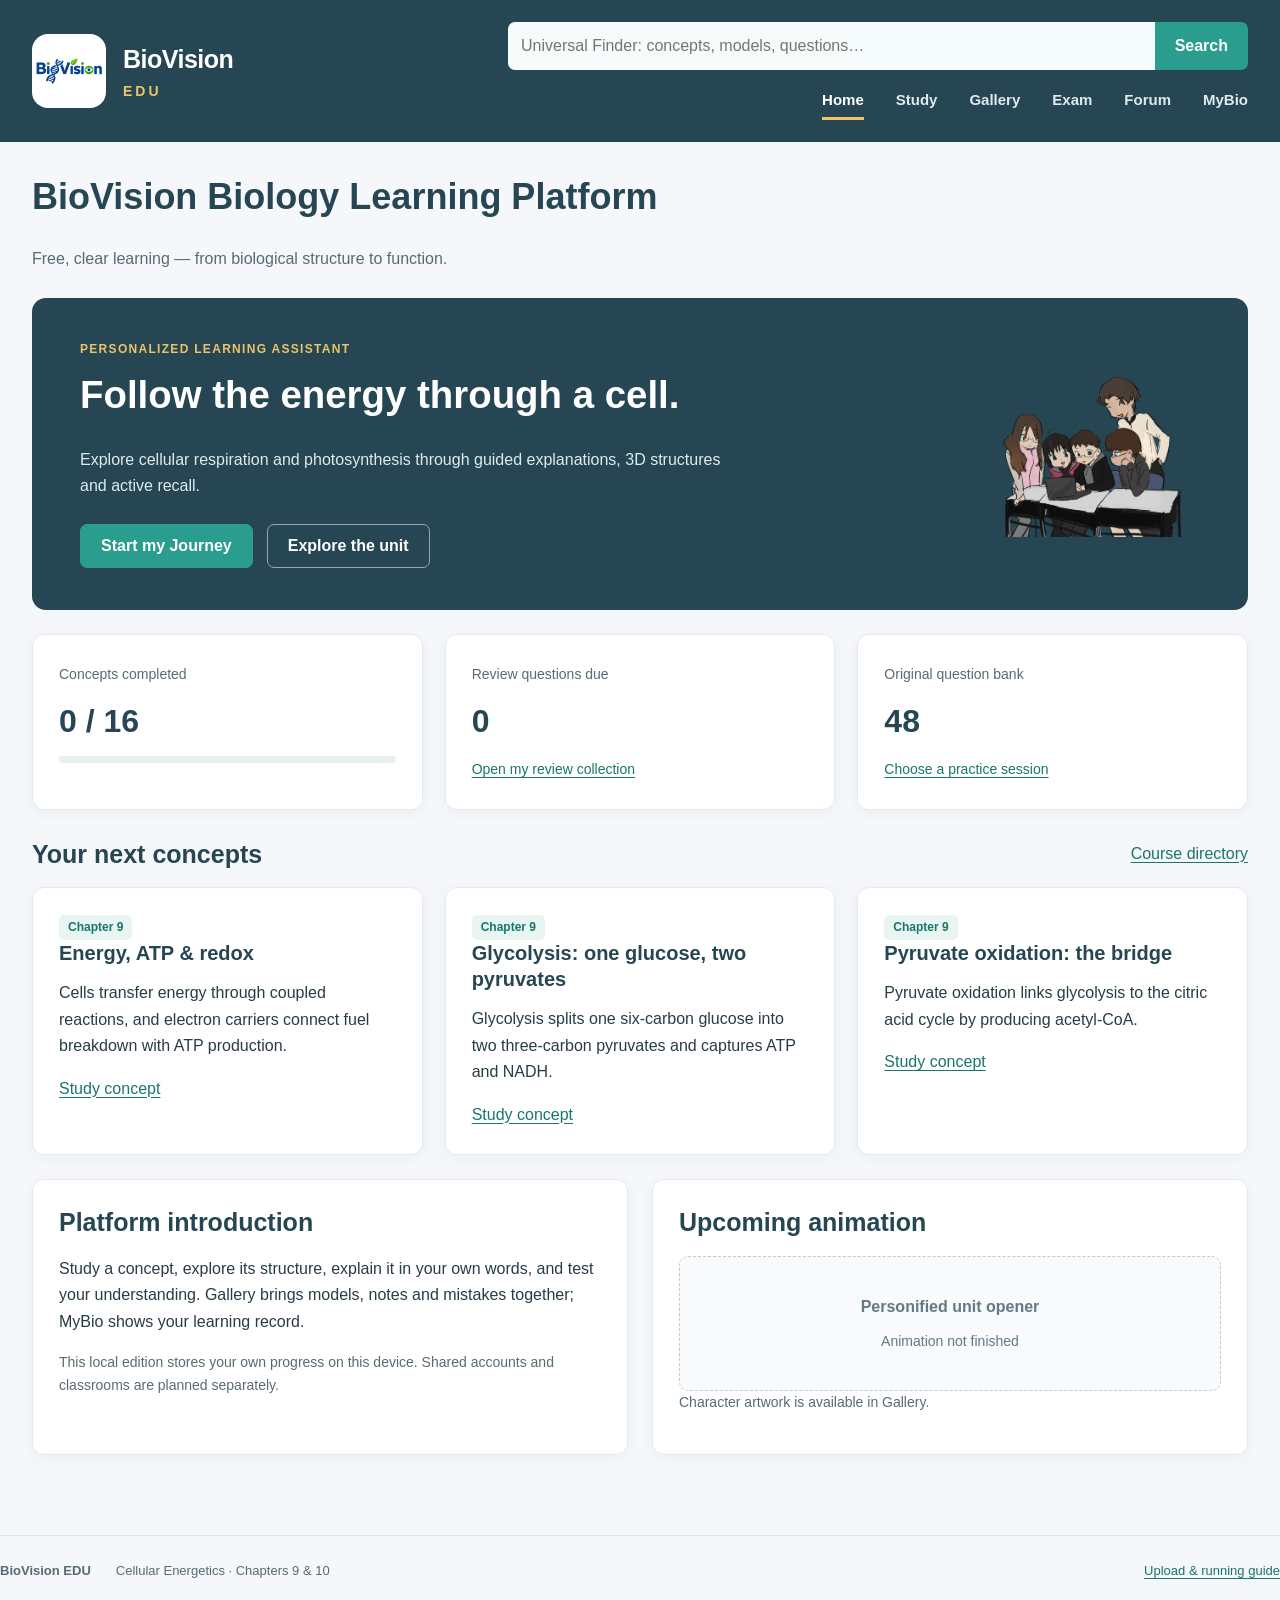
<file: index.html>
<!doctype html><html lang="en"><head><meta charset="utf-8"><meta name="viewport" content="width=device-width,initial-scale=1"><title>BioVision EDU · Cellular Energetics</title><meta name="description" content="Learn cellular respiration and photosynthesis through guided concepts, interactive 3D schematics, quizzes, and review."><link rel="icon" href="assets/images/logo.png"><link rel="stylesheet" href="style.css"></head>
<body><a class="skip-link" href="#main">Skip to content</a>
<header class="site-header"><a class="brand" href="#home"><img src="assets/images/logo.png" alt=""><span>BioVision <b>EDU</b></span></a><div class="main-nav"><form class="search-wrapper" id="search-form" role="search"><label class="sr-only" for="search-input">Find a concept, model, or question</label><input id="search-input" type="search" placeholder="Universal Finder: concepts, models, questions…" autocomplete="off"><button type="submit" aria-label="Search">Search</button></form><nav class="nav-links" aria-label="Main navigation"><a href="#home" data-page="home">Home</a><a href="#study/energy" data-page="study">Study</a><a href="#gallery" data-page="gallery">Gallery</a><a href="#exam" data-page="exam">Exam</a><a href="#forum" data-page="forum">Forum</a><a href="#mybio" data-page="mybio">MyBio</a></nav></div></header>
<main id="main" class="content" tabindex="-1"><div id="storage-warning" class="notice" hidden>Saving is unavailable in this browser. You can still study; export a progress backup before closing.</div><section id="home" class="page-content"></section><section id="study" class="page-content"></section><section id="gallery" class="page-content"></section><section id="exam" class="page-content"></section><section id="forum" class="page-content"></section><section id="mybio" class="page-content"></section></main>
<footer><strong>BioVision EDU</strong><span>Cellular Energetics · Chapters 9 &amp; 10</span><a href="docs/GITHUB_UPLOAD_CN.md">Upload &amp; running guide</a></footer>
<dialog id="search-dialog"><div class="dialog-head"><h2>Universal Finder</h2><button data-close="search-dialog" aria-label="Close search">Close</button></div><div id="search-results"></div></dialog>
<dialog id="term-dialog"><div class="dialog-head"><h2 id="term-title"></h2><button data-close="term-dialog" aria-label="Close definition">Close</button></div><p id="term-definition"></p><a id="term-link" class="btn" href="#study/energy">Study this concept</a></dialog>
<dialog id="model-dialog" class="wide-dialog"><div class="dialog-head"><h2 id="model-title">3D model</h2><button data-close="model-dialog" aria-label="Close model">Close</button></div><div id="modal-model-content"></div></dialog>
<dialog id="profile-dialog"><div class="dialog-head"><h2>Start my Journey</h2><button data-close="profile-dialog" aria-label="Close profile setup">Close</button></div><form id="profile-form"><label for="profile-name">Your display name</label><input id="profile-name" maxlength="60" value="Learner" required><p class="muted">Progress and notes stay on this device. No sign-up is needed.</p><button type="submit" class="btn">Continue learning</button></form><details><summary>Educator</summary><p>Classroom management and teacher verification are reserved for a future connected version.</p></details></dialog>
<div id="toast" class="toast" role="status" aria-live="polite"></div>
<noscript><p class="notice">Enable JavaScript to use the lessons, 3D models and interactive quizzes.</p></noscript>
<script src="data/curriculum.js"></script><script src="assets/models/model-data.js"></script><script src="vendor/three.min.js"></script><script src="viewer.js"></script><script src="learning.js"></script><script src="script.js"></script>
</body></html>
</file>
<file: style.css>
/* BioVision's supplied teal/navy interface, rebuilt for a functional local unit. */
:root{--primary:#2a9d8f;--primary-dark:#18766c;--secondary:#264653;--accent:#e9c46a;--danger:#b44736;--ink:#263d46;--muted:#586b73;--line:#dce6e9;--page:#f5f7fa;--radius:12px;--shadow:0 3px 16px #2646530b}
*{box-sizing:border-box}html{scroll-behavior:smooth}body{margin:0;color:var(--ink);background:var(--page);font:16px/1.65 "Segoe UI",Helvetica,Arial,sans-serif}h1,h2,h3,h4{color:var(--secondary);line-height:1.3;margin:0 0 .7em}h1{font-size:clamp(27px,3vw,36px)}h2{font-size:25px}h3{font-size:20px}h4{font-size:17px}p{margin:0 0 1em}a{color:var(--primary-dark);text-underline-offset:3px}a:hover{color:var(--secondary)}button,input,textarea,select{font:inherit}button{cursor:pointer}button:disabled{cursor:default;opacity:.55}button,a,input,textarea,select,summary{outline-offset:4px}button:focus-visible,a:focus-visible,input:focus-visible,textarea:focus-visible,select:focus-visible,summary:focus-visible,canvas:focus-visible{outline:3px solid var(--accent)}img,video{max-width:100%;height:auto}img{display:block}video{display:block;width:100%;background:#142d36;border-radius:9px;max-height:420px}input:not([type=radio]):not([type=checkbox]):not([type=file]),textarea,select{width:100%;padding:11px 13px;border:1px solid #bbcdd3;background:#fff;color:var(--ink);border-radius:7px;min-width:0}textarea{resize:vertical;display:block}label:not(.answer-option):not(.upload-label){display:block;font-weight:600;margin-bottom:6px}form>label:not(:first-child){margin-top:14px}form>button{margin-top:16px}fieldset{margin:0 0 18px;border:0;padding:0;min-width:0}[hidden]{display:none!important}.sr-only{position:absolute;width:1px;height:1px;overflow:hidden;clip:rect(0,0,0,0);white-space:nowrap}.skip-link{position:absolute;top:-80px;left:16px;z-index:20;background:#fff;padding:12px}.skip-link:focus{top:10px}
.site-header{background:var(--secondary);color:#fff;display:flex;gap:48px;align-items:center;padding:21px max(32px,calc((100vw - 1440px)/2));min-height:142px}.brand{display:flex;gap:17px;align-items:center;color:white;text-decoration:none;flex-shrink:0}.brand:hover{color:white}.brand img{width:74px;height:74px;object-fit:contain;border-radius:16px;background:#fff}.brand span{font-size:25px;font-weight:700;letter-spacing:-.5px}.brand b{font-size:14px;display:block;color:var(--accent);letter-spacing:3px}.main-nav{flex:1;min-width:0}.search-wrapper{display:flex;gap:0;max-width:740px;margin-left:auto}.search-wrapper input{border-radius:7px 0 0 7px!important;background:#f6fbfb!important;border:0!important}.search-wrapper button{margin:0;border:0;border-radius:0 7px 7px 0;background:var(--primary);color:white;padding:10px 20px;font-weight:600}.nav-links{display:flex;gap:32px;justify-content:flex-end;align-items:center;margin-top:18px}.nav-links a{color:#dfeaed;text-decoration:none;font-size:15px;font-weight:600;border-bottom:3px solid transparent;padding-bottom:4px}.nav-links a:hover,.nav-links a.active{color:white;border-color:var(--accent)}.content{max-width:1440px;margin:0 auto;padding:32px}.page-content{min-height:62vh}.page-header{margin-bottom:26px}.page-header p{color:var(--muted);margin:0}.card{background:#fff;border:1px solid #e4ebee;border-radius:var(--radius);padding:26px;margin-bottom:22px;box-shadow:var(--shadow);min-width:0}.card-grid{display:grid;grid-template-columns:repeat(3,minmax(0,1fr));gap:22px}.card-grid .card{margin-bottom:0}.two-column{display:grid;grid-template-columns:repeat(2,minmax(0,1fr));gap:24px;margin:24px 0}.two-column>.card{margin-bottom:0}.two-column .two-column{gap:15px;margin:16px 0}.section-title{display:flex;justify-content:space-between;align-items:center;gap:15px;margin:28px 0 17px}.section-title h2,.section-title h3{margin:0}.muted{color:var(--muted);font-size:14px}.eyebrow{font-size:12px;color:var(--primary-dark);font-weight:750;letter-spacing:1.3px;display:block;margin-bottom:10px}.btn{display:inline-flex;align-items:center;justify-content:center;min-height:44px;padding:10px 20px;border:1px solid var(--primary-dark);border-radius:7px;background:var(--primary-dark);color:white;font-weight:600;line-height:1.4;text-decoration:none;text-align:center;gap:7px}.btn:hover{background:var(--secondary);border-color:var(--secondary);color:white}.btn-outline{background:transparent;color:var(--primary-dark);border-color:#84bcb4}.btn-outline:hover{background:#edf7f5;border-color:var(--primary-dark);color:var(--primary-dark)}.btn-small{padding:8px 13px;min-height:37px;font-size:14px}.pill{display:inline-flex;background:#e9f5f1;color:var(--primary-dark);border-radius:5px;padding:3px 9px;font-size:12px;font-weight:650;line-height:1.6;vertical-align:middle}.pill.coral{background:#fff1ec;color:var(--danger)}.notice{background:#fff8e5;border:1px solid #e6d89f;border-radius:8px;padding:15px 18px;font-size:14px;margin-bottom:22px}.empty-state{text-align:center;padding:44px 24px}.resource-buttons{display:flex;gap:12px 18px;flex-wrap:wrap;align-items:center;margin-top:18px;font-size:14px}.inline-input{display:flex;gap:10px}.inline-input input{flex:1}.inline-input button{flex-shrink:0}.tag-list{display:flex;gap:7px;flex-wrap:wrap;margin:10px 0}.tag-chip{border:1px solid #bedbd5;background:#edf7f5;color:var(--primary-dark);border-radius:5px;padding:5px 10px;margin:4px 6px 10px 0;font-size:13px}.tag-chip:hover{background:#d7ebe5}
.carousel{background:var(--secondary);border-radius:14px;padding:42px 48px;display:grid;grid-template-columns:1fr 220px;gap:34px;align-items:center;min-height:305px;overflow:hidden}.carousel .eyebrow{color:var(--accent)}.carousel h2{font-size:clamp(28px,3vw,39px);color:#fff;max-width:650px}.carousel p{color:#deebee;max-width:650px}.carousel>img{width:190px;height:225px;object-fit:contain;justify-self:center;border-radius:14px}.hero-actions{display:flex;flex-wrap:wrap;gap:14px;margin-top:24px}.hero-actions .btn{background:var(--primary);border-color:var(--primary)}.hero-actions .light{background:transparent;color:white;border-color:#8fabaf}.hero-actions .light:hover{background:#ffffff15}.stats-grid{display:grid;grid-template-columns:repeat(3,minmax(0,1fr));gap:22px;margin:24px 0}.stats-grid .card{margin:0}.stat{display:block;font-size:32px;line-height:1.25;margin:13px 0 15px;color:var(--secondary)}.stats-grid a{font-size:14px}.progress-track{height:7px;background:#e8eff0;border-radius:20px;overflow:hidden;margin:14px 0 20px}.progress-track span{display:block;height:100%;background:var(--primary);border-radius:20px}.stats-grid.compact{gap:12px}.stats-grid.compact .stat{font-size:25px}.media-placeholder{border:1px dashed #bcced3;background:#f8fafb;min-height:230px;border-radius:9px;display:flex;flex-direction:column;gap:9px;align-items:center;justify-content:center;text-align:center;padding:24px;color:#637a83}.media-placeholder.short{min-height:135px}.media-placeholder strong{font-size:14px;font-weight:500}.placeholder-label{font-size:16px;font-weight:650}.character-preview{max-height:150px;object-fit:contain;margin:22px auto 12px}.art-grid{display:grid;grid-template-columns:repeat(2,minmax(0,1fr));gap:22px;margin-top:20px}.art-grid img{max-height:440px;object-fit:contain;width:100%;border:1px solid var(--line);border-radius:8px}
.study-layout{display:grid;grid-template-columns:270px minmax(0,1fr);gap:28px;align-items:start}.chapter-tree{position:sticky;top:22px;border:1px solid var(--line);background:#fff;border-radius:var(--radius);padding:22px 17px;box-shadow:var(--shadow)}.chapter-tree .section-title{margin:0 0 14px}.chapter-tree h2{font-size:19px}.unit-label{font-size:13px;font-weight:650;color:var(--muted);border-bottom:1px solid var(--line);padding-bottom:14px;margin-bottom:10px}details{margin-top:18px}summary{cursor:pointer;font-weight:600;font-size:15px;color:var(--secondary)}details[open]>summary{margin-bottom:16px}.tree-unit{margin-top:0;border-bottom:1px solid var(--line);padding:12px 0}.tree-unit summary{font-size:13px;line-height:1.5}.tree-concepts{display:flex;flex-direction:column;gap:4px}.concept-item{display:flex;justify-content:space-between;gap:7px;color:var(--muted);text-decoration:none;font-size:13px;padding:9px 10px;line-height:1.45;border-left:3px solid transparent;border-radius:0 6px 6px 0}.concept-item.active,.concept-item:hover{background:#e8f4f1;color:var(--primary-dark);border-left-color:var(--primary)}.completion-mark{color:var(--primary-dark);font-weight:bold}.tree-link{display:block;text-decoration:none;font-size:14px;font-weight:600;margin-top:14px}.concept-heading{display:flex;align-items:center;justify-content:space-between;gap:22px;margin:3px 0 22px}.concept-heading h2{margin:0;font-size:28px}.concept-heading .btn{flex-shrink:0}.concept-content{min-width:0}.concept-content>.card>.section-title{margin-top:0}.five-w{display:flex;gap:7px;flex-wrap:wrap;margin:20px 0 0}.five-w button,.part-chip,.subnav a{background:transparent;border:1px solid var(--line);border-radius:7px;padding:8px 17px;color:var(--muted);font-weight:600;font-size:14px}.five-w button.active,.part-chip.active,.subnav a.active{background:var(--primary-dark);border-color:var(--primary-dark);color:white}.five-w button:hover,.part-chip:hover{border-color:var(--primary-dark)}.five-w-text{background:#f0f7f5;border-left:3px solid var(--primary);padding:19px 22px;margin:16px 0 22px;border-radius:0 8px 8px 0}.keyword{background:transparent;border:0;padding:0;border-bottom:1px dotted var(--primary-dark);border-radius:0;color:var(--primary-dark);font:inherit;font-weight:inherit;line-height:inherit;display:inline}.keyword:hover{background:#d6ece6}.key-points{padding-left:22px;margin:0 0 25px}.key-points li{margin:9px 0}.misconception{display:grid;grid-template-columns:1fr 1fr;gap:18px;margin:20px 0}.misconception>div{padding:16px;background:#f8fafb;border-radius:8px}.misconception p{font-size:14px;margin:11px 0 0}.table-wrap{width:100%;overflow-x:auto;border:1px solid var(--line);border-radius:8px;margin:20px 0}table{width:100%;border-collapse:collapse;font-size:14px;text-align:left}th{background:#f0f5f6;color:var(--secondary);font-size:13px}th,td{padding:13px 15px;vertical-align:top;border-bottom:1px solid var(--line)}tr:last-child td{border-bottom:0}.add-tag-link{font-size:13px;text-decoration:none;white-space:nowrap}.lesson-footer{display:flex;justify-content:space-between;gap:16px;flex-wrap:wrap;margin:24px 0}.step-buttons{display:grid;grid-template-columns:repeat(2,minmax(0,1fr));gap:12px;margin:20px 0}.step-buttons button{text-align:left;border:1px solid var(--line);border-radius:7px;padding:13px 15px;background:#fff;color:var(--secondary);font-size:14px;font-weight:600;line-height:1.4}.step-buttons button span{font-size:11px;letter-spacing:.7px;display:block;color:var(--muted);margin-bottom:6px}.step-buttons button.active{background:#eaf5f2;border-color:var(--primary)}.step-buttons button.active span{color:var(--primary-dark)}.step-explanation{border:1px solid var(--line);border-radius:9px;padding:23px}.step-explanation h4{font-size:20px}.step-explanation video{margin-top:20px;max-height:300px}.lecture-slot{padding-top:8px}.model-toolbar{display:flex;align-items:center;gap:12px 18px;flex-wrap:wrap;margin:20px 0 16px}.model-toolbar label{font-size:13px;font-weight:500!important;margin:0!important;display:flex!important;align-items:center;gap:6px}.model-toolbar input{accent-color:var(--primary-dark)}.model-view{height:380px;background:#eef5f4;border:1px solid #d6e6e3;border-radius:10px;overflow:hidden;display:flex;align-items:center;justify-content:center}.model-view canvas{width:100%;height:100%;display:block;touch-action:none}.model-hint{font-size:12px;color:var(--muted);margin:8px 0 17px}.part-chips{display:flex;flex-wrap:wrap;gap:8px}.part-chip{padding:6px 10px;font-size:12px;font-weight:600}.model-description{font-size:14px;margin-top:17px;min-height:46px;color:var(--muted);border-left:3px solid #b8d9d1;padding-left:14px}.model-card{position:relative;border-top:3px solid var(--primary)}.model-badge{color:var(--primary-dark);font-weight:750;font-size:12px;letter-spacing:1px;display:block;margin-bottom:12px}
.question-item{padding:24px 0;border-top:1px solid var(--line);margin-top:20px}.question-meta{display:flex;align-items:center;gap:12px;font-size:12px;color:var(--muted);margin-bottom:14px}.question-item h3{font-size:18px;line-height:1.5}.answer-option{display:flex;gap:12px;align-items:flex-start;padding:12px 16px;margin-bottom:9px;border:1px solid var(--line);border-radius:7px;font-size:15px;font-weight:400;cursor:pointer;background:#fff}.answer-option:has(input:checked){border-color:var(--primary);background:#edf7f4}.answer-option input{accent-color:var(--primary-dark);margin-top:6px;flex-shrink:0}.feedback{padding:18px 20px;border-left:4px solid var(--primary);background:#edf7f3;border-radius:0 7px 7px 0;margin-top:18px;font-size:14px}.feedback.incorrect{border-color:#d87a59;background:#fff5ec}.feedback p{margin:10px 0}.session-meta{display:flex;gap:16px;justify-content:space-between;align-items:center;font-size:14px}.exam-session{max-width:1000px;margin:0 auto}.exam-session h2{font-size:24px;line-height:1.5;margin:18px 0 25px}.session-actions{border-top:1px solid var(--line);margin-top:28px;padding-top:22px;display:flex;gap:12px;flex-wrap:wrap}.result-summary{text-align:center;padding:35px}.result-summary h2{font-size:50px}.result-summary .btn{margin:5px}.subnav{display:flex;gap:10px;flex-wrap:wrap;margin-bottom:28px}.subnav a{text-decoration:none;display:inline-block;background:#fff}.concept-web{display:grid;grid-template-columns:1fr 1fr;gap:30px;margin-top:28px}.concept-web section{background:#f8fafb;padding:22px;border-radius:10px}.concept-web a{display:block;position:relative;border:1px solid var(--line);background:#fff;padding:10px 14px;text-decoration:none;border-radius:7px;margin-top:14px;font-size:14px}.concept-web a:not(:last-child):after{content:"↓";position:absolute;bottom:-22px;left:50%;color:var(--primary)}.shared-mechanism{background:#edf7f3;padding:20px;border-radius:9px;margin-top:25px;display:flex;flex-direction:column;gap:12px;font-size:14px}.sequence-list{padding:0;list-style:none;counter-reset:sequence;margin:25px 0}.sequence-list li{display:flex;justify-content:space-between;align-items:center;gap:18px;background:#f5f9f9;border:1px solid var(--line);border-radius:8px;padding:13px 16px;margin:10px 0;font-size:15px;counter-increment:sequence}.sequence-list li>span{flex:1}.sequence-list li:before{content:counter(sequence);font-weight:700;color:var(--primary-dark);width:20px;flex-shrink:0}.sequence-list li>div{display:flex;gap:7px;flex-shrink:0}.sequence-list button{border:1px solid #bad3d1;background:white;border-radius:5px;padding:5px 10px;color:var(--primary-dark);font-size:13px}.discussion-item{border-top:1px solid var(--line);padding:23px 0 0;margin-top:20px}.discussion-item p{white-space:pre-wrap;overflow-wrap:anywhere;margin-top:13px}.discussion-meta{display:flex;justify-content:space-between;font-size:13px;color:var(--muted)}.progress-list a{display:flex;justify-content:space-between;gap:18px;padding:10px 0;border-bottom:1px solid var(--line);font-size:13px;text-decoration:none}.progress-list a span:last-child{font-size:11px;white-space:nowrap;color:var(--muted)}.upload-label{cursor:pointer}.upload-label input{position:absolute;width:1px;height:1px;opacity:0}.upload-label:focus-within{outline:3px solid var(--accent);outline-offset:4px}
dialog{border:0;border-radius:14px;padding:28px;width:min(620px,calc(100% - 32px));max-height:90vh;color:var(--ink);box-shadow:0 20px 80px #19343b40}dialog::backdrop{background:#16374099;backdrop-filter:blur(3px)}dialog.wide-dialog{width:min(1000px,calc(100% - 32px))}.dialog-head{display:flex;justify-content:space-between;align-items:flex-start;gap:20px;border-bottom:1px solid var(--line);margin-bottom:22px;padding-bottom:12px}.dialog-head h2{margin:0;font-size:22px}.dialog-head button{background:#f0f5f5;border:1px solid var(--line);border-radius:6px;padding:6px 11px;color:var(--secondary);font-size:13px}.search-result{display:flex;flex-direction:column;gap:4px;width:100%;text-align:left;background:#f7fafb;border:1px solid var(--line);border-radius:8px;padding:12px 16px;margin:10px 0;text-decoration:none;font-size:14px;color:var(--primary-dark)}.search-result span{font-size:13px;color:var(--muted)}.toast{position:fixed;bottom:25px;left:50%;transform:translate(-50%,15px);max-width:calc(100% - 32px);padding:12px 21px;background:var(--secondary);color:white;border-radius:9px;box-shadow:0 5px 25px #16374025;font-size:14px;opacity:0;pointer-events:none;transition:opacity .2s,transform .2s;z-index:30}.toast.show{opacity:1;transform:translate(-50%,0)}footer{border-top:1px solid var(--line);max-width:1376px;margin:24px auto 0;padding:24px 0 32px;display:flex;align-items:center;gap:25px;color:var(--muted);font-size:13px}footer a{margin-left:auto}
@media(min-width:1600px){.site-header{padding-left:calc((100vw - 1376px)/2);padding-right:calc((100vw - 1376px)/2)}}
@media(max-width:1100px){.site-header{gap:25px;padding:20px 28px}.brand span{font-size:21px}.brand img{width:62px;height:62px}.nav-links{gap:24px}.content{padding:27px}.study-layout{grid-template-columns:225px minmax(0,1fr);gap:22px}.card{padding:22px}.carousel{padding:34px;grid-template-columns:1fr 170px}.carousel>img{width:165px}.card-grid{gap:16px}.concept-heading h2{font-size:24px}footer{margin-left:27px;margin-right:27px}}
@media(max-width:800px){.site-header{display:block;padding:18px 22px}.brand{margin-bottom:17px}.brand img{width:47px;height:47px;border-radius:10px}.brand span{font-size:22px}.brand b{display:inline;margin-left:8px;font-size:12px;letter-spacing:2px}.search-wrapper{max-width:none}.nav-links{justify-content:space-between;gap:14px;margin-top:15px}.content{padding:24px 20px}.study-layout{grid-template-columns:1fr}.chapter-tree{position:static}.chapter-tree .tree-concepts{display:grid;grid-template-columns:1fr 1fr}.chapter-tree .tree-unit{padding:8px 0}.chapter-tree .tree-link{display:inline-block;margin-right:18px}.card-grid{grid-template-columns:repeat(2,minmax(0,1fr))}.carousel{grid-template-columns:1fr 130px;padding:28px;gap:18px}.carousel>img{width:125px;height:185px}.carousel h2{font-size:28px}.stats-grid{gap:12px}.stat{font-size:27px}.two-column{gap:18px}.model-view{height:340px}.concept-heading h2{font-size:26px}.concept-heading{align-items:flex-start}.chapter-tree h2{font-size:18px}.chapter-tree .section-title{margin-bottom:8px}footer{margin-left:20px;margin-right:20px;flex-wrap:wrap;gap:8px 20px}footer a{margin-left:0}}
@media(max-width:560px){body{font-size:15px;line-height:1.65}.site-header{padding:16px}.search-wrapper input{font-size:12px;padding:10px!important}.search-wrapper button{font-size:12px;padding:10px 13px}.nav-links{gap:0}.nav-links a{font-size:12px;padding:5px 0}.content{padding:22px 16px}.page-header{margin-bottom:22px}.page-header p{font-size:13px}.card{padding:21px 17px;margin-bottom:18px}.carousel{grid-template-columns:1fr;position:relative;min-height:0;padding:28px 22px}.carousel>img{display:none}.carousel h2{font-size:30px}.carousel p{font-size:14px}.carousel .eyebrow{font-size:10px}.hero-actions{gap:10px}.hero-actions .btn{font-size:13px;padding:10px 13px}.stats-grid{grid-template-columns:1fr;margin:18px 0;gap:10px}.stats-grid .card{padding:17px 20px;display:grid;grid-template-columns:1fr auto;align-items:center;gap:5px 14px}.stats-grid .stat{margin:0;font-size:26px}.stats-grid .progress-track{grid-column:1/-1;margin:7px 0 0}.stats-grid a{grid-column:1/-1;font-size:12px}.stats-grid.compact{grid-template-columns:repeat(3,minmax(0,1fr));gap:8px}.stats-grid.compact .muted{font-size:11px}.stats-grid.compact .stat{font-size:22px;margin-top:8px}.two-column,.card-grid,.misconception,.concept-web,.art-grid{grid-template-columns:1fr;gap:17px}.two-column{margin:20px 0}.two-column .two-column{grid-template-columns:1fr 1fr}.section-title h2{font-size:22px}.section-title a{font-size:12px}.card h2{font-size:23px}.chapter-tree .tree-concepts{grid-template-columns:1fr}.concept-heading{gap:12px}.concept-heading h2{font-size:24px}.concept-heading .btn{font-size:11px;padding:7px 9px}.concept-heading .eyebrow{font-size:10px}.five-w{gap:5px}.five-w button{padding:7px 11px;font-size:12px}.five-w-text{padding:16px 14px}.misconception{gap:10px}.key-points{padding-left:20px}.step-buttons{gap:8px}.step-buttons button{padding:12px 10px;font-size:12px}.step-explanation{padding:18px 15px}.model-view{height:285px}.model-toolbar{gap:10px 12px}.model-toolbar label{font-size:11px}.model-toolbar .btn{font-size:11px}.model-hint{font-size:10px}.part-chips{gap:6px}.part-chip{font-size:10px;padding:6px 8px}.model-description{font-size:13px}.resource-buttons{font-size:12px;gap:10px 14px}.question-meta{font-size:11px}.question-item h3{font-size:16px}.answer-option{font-size:13px;padding:11px 12px}.feedback{padding:16px 14px;font-size:13px}.subnav{gap:7px}.subnav a{font-size:11px;padding:8px 10px}.session-meta{font-size:12px}.exam-session h2{font-size:20px}.sequence-list li{gap:10px;font-size:13px;padding:12px 11px}.sequence-list button{font-size:11px;padding:6px}.sequence-list li:before{width:10px}.concept-web section{padding:19px}.table-wrap{margin-top:16px}th,td{padding:11px 12px;font-size:12px;min-width:105px}.toast{bottom:16px;width:max-content;font-size:12px}dialog{padding:22px 17px}.dialog-head h2{font-size:20px}.wide-dialog .model-view{height:260px}.lesson-footer .btn{font-size:12px;padding:10px 14px}footer{font-size:11px;margin-left:16px;margin-right:16px}details>summary{font-size:14px}}
@media(prefers-reduced-motion:reduce){html{scroll-behavior:auto}*{transition:none!important}}
</file>
